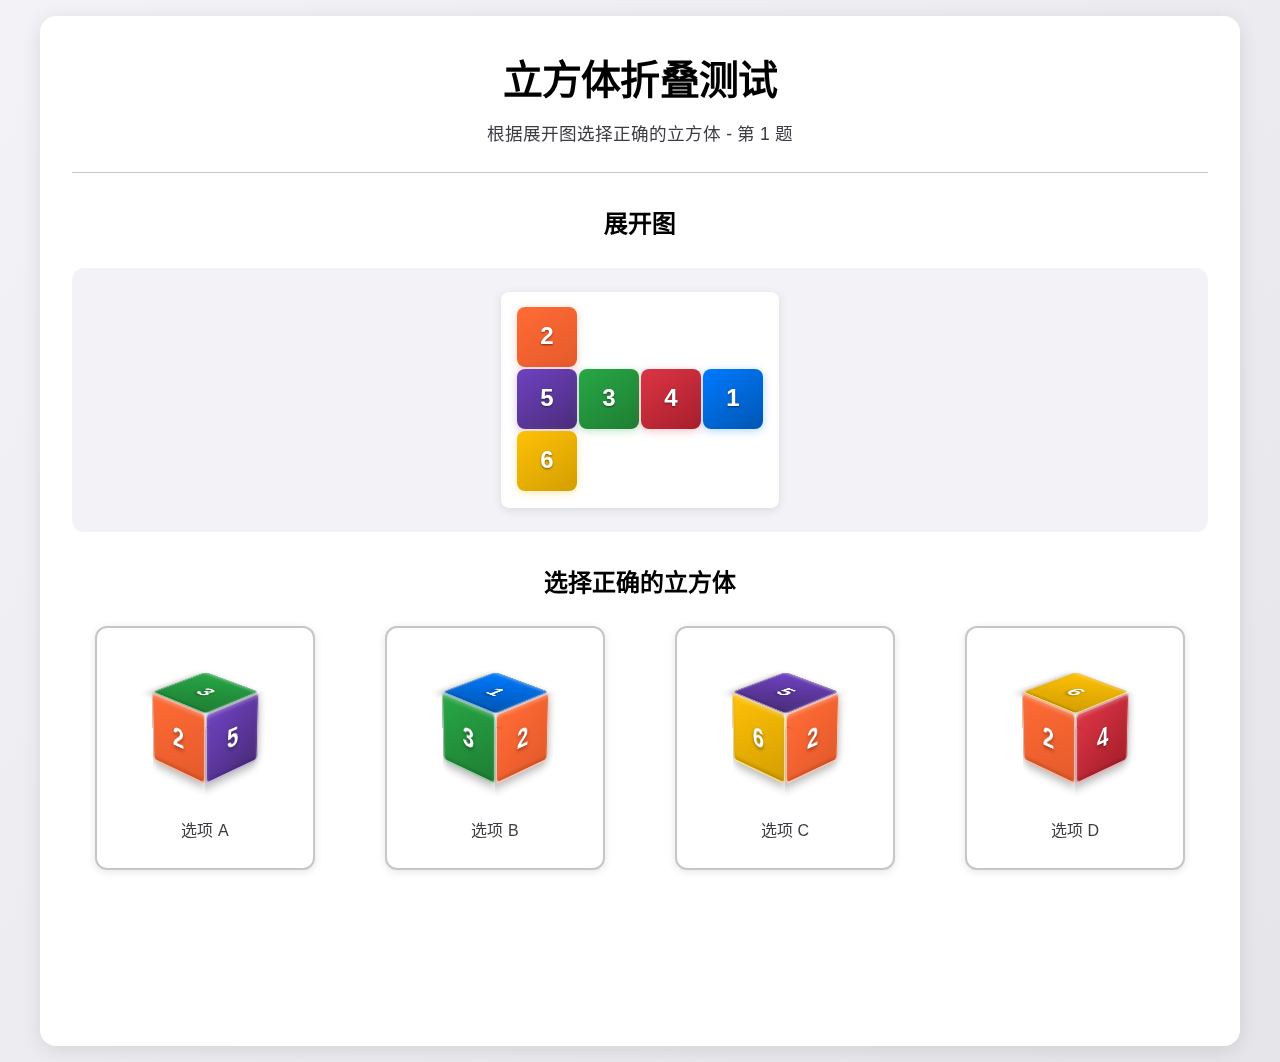
<file: index.html>
<!DOCTYPE html>
<html lang="zh-CN">
<head>
    <meta charset="UTF-8">
    <meta name="viewport" content="width=device-width, initial-scale=1.0">
    <title>立方体折叠测试游戏</title>
    <link rel="stylesheet" href="css/style.css">
</head>
<body>
    <!-- 游戏主容器 -->
    <div class="game-container">
        <!-- 游戏标题 -->
        <header class="game-header">
            <h1>立方体折叠测试</h1>
            <p>根据展开图选择正确的立方体</p>
        </header>

        <!-- 题目区域 -->
        <section class="question-section">
            <h2>展开图</h2>
            <div class="net-container" id="netContainer">
                <!-- 展开图将在这里生成 -->
            </div>
        </section>

        <!-- 选项区域 -->
        <section class="options-section">
            <h2>选择正确的立方体</h2>
            <div class="options-grid" id="optionsGrid">
                <!-- 四个立方体选项将在这里生成 -->
            </div>
        </section>

        <!-- 反馈区域 -->
        <section class="feedback-section" id="feedbackSection">
            <!-- 答案反馈将在这里显示 -->
        </section>

        <!-- 游戏控制区域 -->
        <section class="controls-section">
            <button class="next-question-btn" id="nextQuestionBtn" style="display: none;">
                下一题
            </button>
        </section>
    </div>

    <!-- JavaScript文件引入 -->
    <script src="js/adjacency.js"></script>
    <script src="js/cube.js"></script>
    <script src="js/main.js"></script>
</body>
</html>
</file>
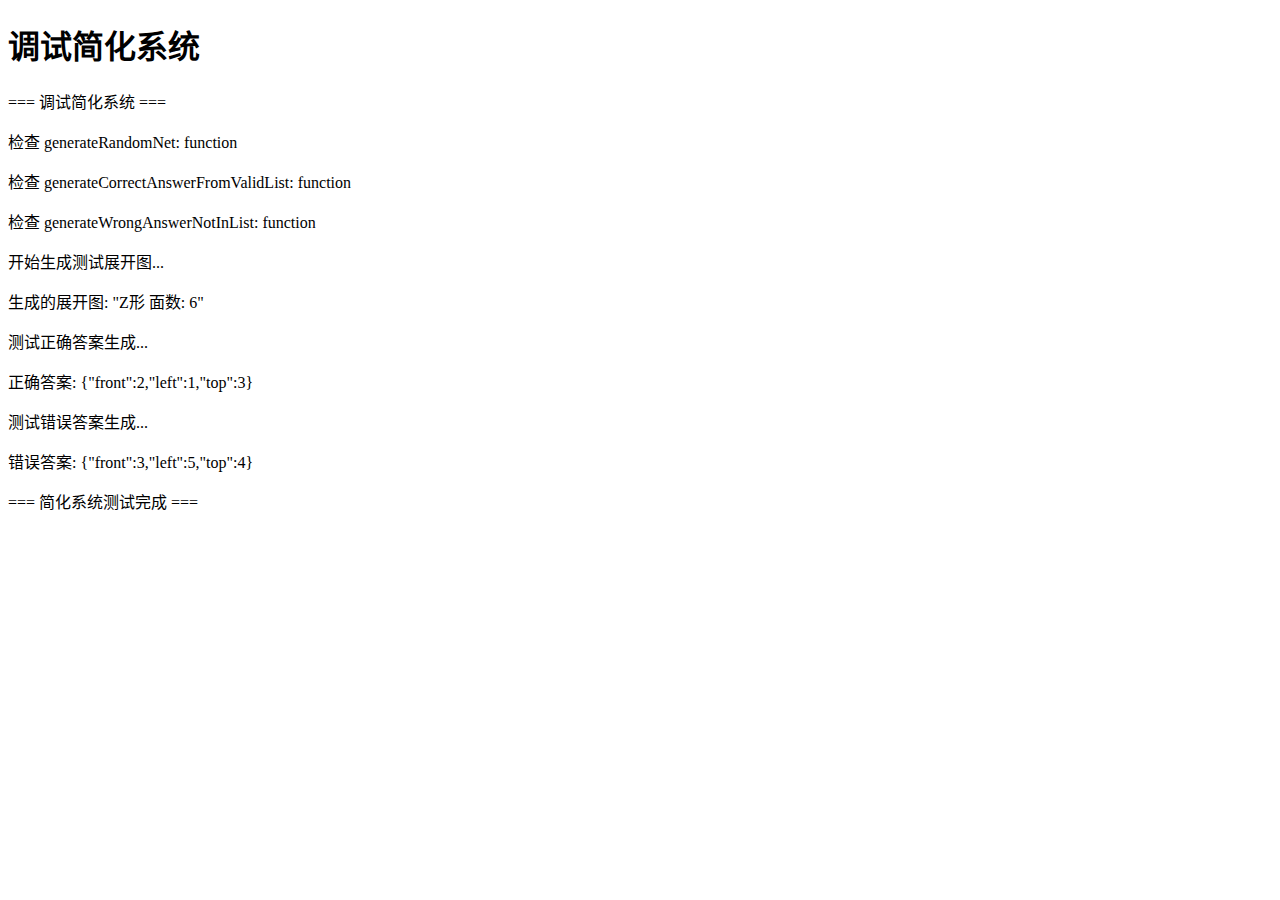
<file: debug.html>
<!DOCTYPE html>
<html lang="zh-CN">
<head>
    <meta charset="UTF-8">
    <meta name="viewport" content="width=device-width, initial-scale=1.0">
    <title>调试页面</title>
</head>
<body>
    <h1>调试简化系统</h1>
    <div id="debug-output"></div>

    <script src="js/adjacency.js"></script>
    <script src="js/cube.js"></script>
    <script>
        function debugOutput(message) {
            const output = document.getElementById('debug-output');
            output.innerHTML += '<p>' + message + '</p>';
            console.log(message);
        }

        try {
            debugOutput('=== 调试简化系统 ===');
            
            // 检查基础函数
            debugOutput('检查 generateRandomNet: ' + (typeof generateRandomNet));
            debugOutput('检查 generateCorrectAnswerFromValidList: ' + (typeof generateCorrectAnswerFromValidList));
            debugOutput('检查 generateWrongAnswerNotInList: ' + (typeof generateWrongAnswerNotInList));
            
            // 生成一个测试展开图
            debugOutput('开始生成测试展开图...');
            const testNet = generateRandomNet();
            debugOutput('生成的展开图: ' + JSON.stringify(testNet.name + ' 面数: ' + testNet.faces.length));
            
            // 测试正确答案生成
            debugOutput('测试正确答案生成...');
            const correctAnswer = generateCorrectAnswerFromValidList(testNet.faces);
            debugOutput('正确答案: ' + JSON.stringify(correctAnswer));
            
            // 测试错误答案生成
            debugOutput('测试错误答案生成...');
            const wrongAnswer = generateWrongAnswerNotInList(testNet.faces);
            debugOutput('错误答案: ' + JSON.stringify(wrongAnswer));
            
            debugOutput('=== 简化系统测试完成 ===');
            
        } catch (error) {
            debugOutput('错误: ' + error.message);
            debugOutput('错误详情: ' + error.stack);
        }
    </script>
</body>
</html>
</file>
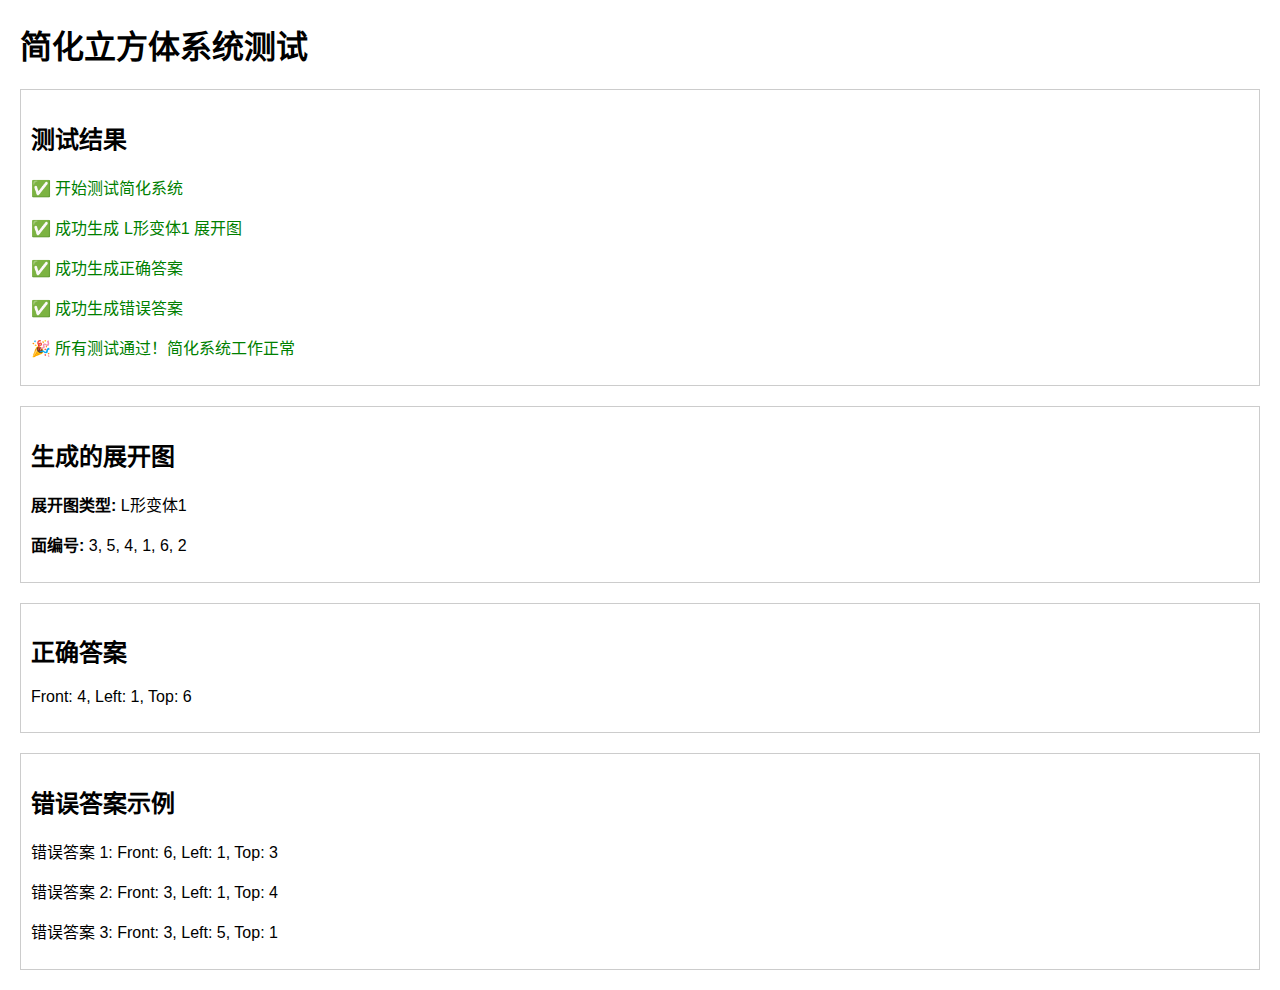
<file: simple-test.html>
<!DOCTYPE html>
<html lang="zh-CN">
<head>
    <meta charset="UTF-8">
    <meta name="viewport" content="width=device-width, initial-scale=1.0">
    <title>简化系统测试</title>
    <style>
        body { font-family: Arial, sans-serif; margin: 20px; }
        .test-section { margin: 20px 0; padding: 10px; border: 1px solid #ccc; }
        .success { color: green; }
        .error { color: red; }
    </style>
</head>
<body>
    <h1>简化立方体系统测试</h1>
    
    <div class="test-section">
        <h2>测试结果</h2>
        <div id="testResults"></div>
    </div>

    <div class="test-section">
        <h2>生成的展开图</h2>
        <div id="netDisplay"></div>
    </div>

    <div class="test-section">
        <h2>正确答案</h2>
        <div id="correctAnswer"></div>
    </div>

    <div class="test-section">
        <h2>错误答案示例</h2>
        <div id="wrongAnswers"></div>
    </div>

    <script src="js/adjacency.js"></script>
    <script src="js/cube.js"></script>
    <script>
        function addResult(message, isSuccess = true) {
            const div = document.getElementById('testResults');
            const p = document.createElement('p');
            p.className = isSuccess ? 'success' : 'error';
            p.textContent = message;
            div.appendChild(p);
        }

        try {
            addResult('✅ 开始测试简化系统');
            
            // 生成展开图
            const net = generateRandomNet();
            addResult(`✅ 成功生成 ${net.name} 展开图`);
            
            // 显示展开图信息
            const netDisplay = document.getElementById('netDisplay');
            netDisplay.innerHTML = `
                <p><strong>展开图类型:</strong> ${net.name}</p>
                <p><strong>面编号:</strong> ${net.faces.map(f => f.number).join(', ')}</p>
            `;
            
            // 测试正确答案生成
            const correctAnswer = generateCorrectAnswerFromValidList(net.faces);
            if (correctAnswer) {
                addResult('✅ 成功生成正确答案');
                document.getElementById('correctAnswer').innerHTML = `
                    <p>Front: ${correctAnswer.front}, Left: ${correctAnswer.left}, Top: ${correctAnswer.top}</p>
                `;
            } else {
                addResult('❌ 正确答案生成失败', false);
            }
            
            // 测试错误答案生成
            const wrongAnswersDiv = document.getElementById('wrongAnswers');
            for (let i = 0; i < 3; i++) {
                const wrongAnswer = generateWrongAnswerNotInList(net.faces);
                if (wrongAnswer) {
                    const p = document.createElement('p');
                    p.textContent = `错误答案 ${i+1}: Front: ${wrongAnswer.front}, Left: ${wrongAnswer.left}, Top: ${wrongAnswer.top}`;
                    wrongAnswersDiv.appendChild(p);
                } else {
                    addResult(`❌ 错误答案 ${i+1} 生成失败`, false);
                }
            }
            addResult('✅ 成功生成错误答案');
            
            addResult('🎉 所有测试通过！简化系统工作正常');
            
        } catch (error) {
            addResult(`❌ 测试失败: ${error.message}`, false);
            console.error('详细错误:', error);
        }
    </script>
</body>
</html>
</file>
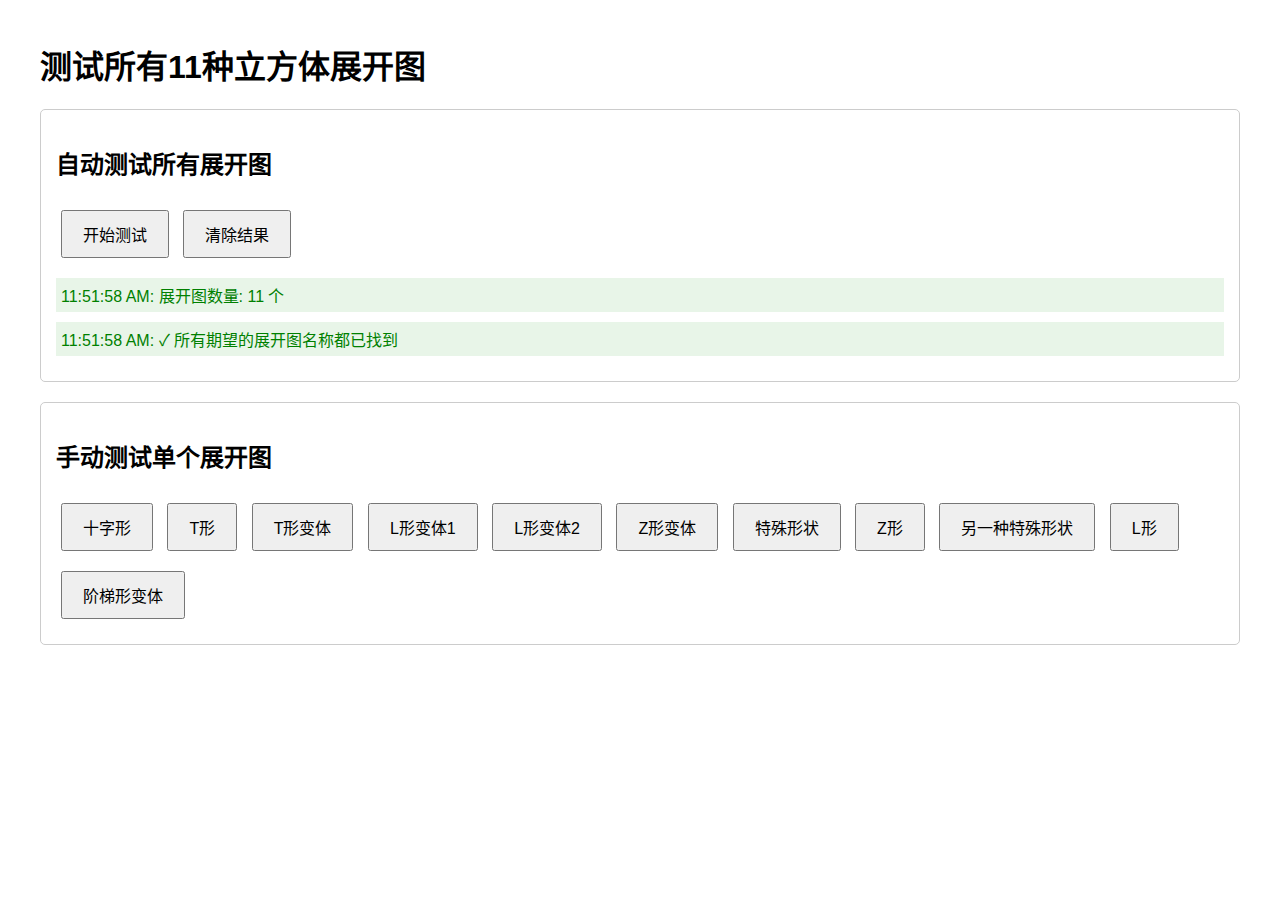
<file: test-all-nets.html>
<!DOCTYPE html>
<html lang="zh-CN">
<head>
    <meta charset="UTF-8">
    <meta name="viewport" content="width=device-width, initial-scale=1.0">
    <title>测试所有11种展开图</title>
    <style>
        body {
            font-family: Arial, sans-serif;
            max-width: 1200px;
            margin: 0 auto;
            padding: 20px;
        }
        .test-section {
            margin: 20px 0;
            padding: 15px;
            border: 1px solid #ccc;
            border-radius: 5px;
        }
        .result {
            margin: 10px 0;
            padding: 5px;
        }
        .success {
            color: green;
            background: #e8f5e8;
        }
        .error {
            color: red;
            background: #ffe8e8;
        }
        button {
            padding: 10px 20px;
            margin: 10px 5px;
            font-size: 16px;
        }
    </style>
</head>
<body>
    <h1>测试所有11种立方体展开图</h1>
    
    <div class="test-section">
        <h2>自动测试所有展开图</h2>
        <button onclick="testAllNets()">开始测试</button>
        <button onclick="clearResults()">清除结果</button>
        <div id="testResults"></div>
    </div>

    <div class="test-section">
        <h2>手动测试单个展开图</h2>
        <button onclick="testSpecificNet('十字形')">十字形</button>
        <button onclick="testSpecificNet('T形')">T形</button>
        <button onclick="testSpecificNet('T形变体')">T形变体</button>
        <button onclick="testSpecificNet('L形变体1')">L形变体1</button>
        <button onclick="testSpecificNet('L形变体2')">L形变体2</button>
        <button onclick="testSpecificNet('Z形变体')">Z形变体</button>
        <button onclick="testSpecificNet('特殊形状')">特殊形状</button>
        <button onclick="testSpecificNet('Z形')">Z形</button>
        <button onclick="testSpecificNet('另一种特殊形状')">另一种特殊形状</button>
        <button onclick="testSpecificNet('L形')">L形</button>
        <button onclick="testSpecificNet('阶梯形变体')">阶梯形变体</button>
        <div id="manualResults"></div>
    </div>

    <script src="js/adjacency.js"></script>
    <script src="js/cube.js"></script>
    
    <script>
        function addResult(containerId, message, isSuccess = true) {
            const container = document.getElementById(containerId);
            const div = document.createElement('div');
            div.className = `result ${isSuccess ? 'success' : 'error'}`;
            div.textContent = new Date().toLocaleTimeString() + ': ' + message;
            container.appendChild(div);
        }
        
        function clearResults() {
            document.getElementById('testResults').innerHTML = '';
            document.getElementById('manualResults').innerHTML = '';
        }
        
        function testSpecificNet(netType) {
            try {
                console.log(`\n=== 测试 ${netType} 展开图 ===`);
                
                // 设置邻接关系
                if (typeof setAdjacencyForNet === 'function') {
                    setAdjacencyForNet(netType);
                    addResult('manualResults', `✓ ${netType}: 邻接关系设置成功`);
                } else {
                    addResult('manualResults', `✗ ${netType}: setAdjacencyForNet 函数未找到`, false);
                    return;
                }
                
                // 查找对应的展开图模板
                const template = CUBE_NETS.find(net => net.name === netType);
                if (!template) {
                    addResult('manualResults', `✗ ${netType}: 未找到对应的展开图模板`, false);
                    return;
                }
                
                addResult('manualResults', `✓ ${netType}: 展开图模板找到 (${template.pattern.length}个面)`);
                
                // 测试生成展开图
                const faceNumbers = [1, 2, 3, 4, 5, 6];
                const net = {
                    name: template.name,
                    gridSize: template.gridSize,
                    faces: template.pattern.map((position, index) => ({
                        row: position[0],
                        col: position[1],
                        number: faceNumbers[index]
                    }))
                };
                
                // 测试邻接关系
                let adjacencyOk = true;
                for (let i = 0; i < net.faces.length; i++) {
                    for (let j = i + 1; j < net.faces.length; j++) {
                        const face1 = net.faces[i].number;
                        const face2 = net.faces[j].number;
                        try {
                            const adjacent = isAdjacent(face1, face2, net.faces);
                            // 这里只是测试函数能正常运行，不验证具体结果
                        } catch (e) {
                            adjacencyOk = false;
                            console.error(`邻接测试失败: ${face1}-${face2}`, e);
                        }
                    }
                }
                
                if (adjacencyOk) {
                    addResult('manualResults', `✓ ${netType}: 邻接关系测试通过`);
                } else {
                    addResult('manualResults', `✗ ${netType}: 邻接关系测试失败`, false);
                }
                
                // 测试顶点相遇
                if (typeof canMeetAtVertex === 'function') {
                    try {
                        const testResult = canMeetAtVertex(1, 2, 3, net.faces);
                        addResult('manualResults', `✓ ${netType}: 顶点相遇测试通过 (结果: ${testResult})`);
                    } catch (e) {
                        addResult('manualResults', `✗ ${netType}: 顶点相遇测试失败 - ${e.message}`, false);
                    }
                } else {
                    addResult('manualResults', `✗ ${netType}: canMeetAtVertex 函数未找到`, false);
                }
                
                // 测试正确答案生成
                if (typeof generateCorrectAnswerFromValidList === 'function') {
                    try {
                        const correctAnswer = generateCorrectAnswerFromValidList(net.faces);
                        if (correctAnswer) {
                            addResult('manualResults', `✓ ${netType}: 正确答案生成成功 (${correctAnswer.front}, ${correctAnswer.left}, ${correctAnswer.top})`);
                        } else {
                            addResult('manualResults', `⚠ ${netType}: 正确答案生成返回null`, false);
                        }
                    } catch (e) {
                        addResult('manualResults', `✗ ${netType}: 正确答案生成失败 - ${e.message}`, false);
                    }
                }
                
            } catch (error) {
                addResult('manualResults', `✗ ${netType}: 测试过程中发生错误 - ${error.message}`, false);
                console.error(`测试 ${netType} 时发生错误:`, error);
            }
        }
        
        function testAllNets() {
            clearResults();
            addResult('testResults', '开始自动测试所有展开图...');
            
            const allNetTypes = ['十字形', 'T形', 'T形变体', 'L形变体1', 'L形变体2', 'Z形变体', '特殊形状', 'Z形', '另一种特殊形状', 'L形', '阶梯形变体'];
            let successCount = 0;
            
            for (const netType of allNetTypes) {
                try {
                    testSpecificNet(netType);
                    successCount++;
                } catch (error) {
                    addResult('testResults', `✗ ${netType}: ${error.message}`, false);
                }
            }
            
            addResult('testResults', `测试完成: ${successCount}/${allNetTypes.length} 个展开图测试成功`);
            
            // 测试随机生成功能
            try {
                for (let i = 0; i < 10; i++) {
                    const randomNet = generateRandomNet();
                    if (!randomNet || !randomNet.faces || randomNet.faces.length !== 6) {
                        addResult('testResults', `✗ 随机生成测试失败 (第${i+1}次)`, false);
                        break;
                    }
                }
                addResult('testResults', '✓ 随机生成功能测试通过 (10次测试)');
            } catch (error) {
                addResult('testResults', `✗ 随机生成功能测试失败: ${error.message}`, false);
            }
        }
        
        // 页面加载完成后自动运行基础测试
        window.addEventListener('load', () => {
            console.log('页面加载完成，CUBE_NETS 数量:', CUBE_NETS.length);
            addResult('testResults', `展开图数量: ${CUBE_NETS.length} 个`);
            
            // 验证所有展开图名称
            const expectedNames = ['十字形', 'T形', 'T形变体', 'L形变体1', 'L形变体2', 'Z形变体', '特殊形状', 'Z形', '另一种特殊形状', 'L形', '阶梯形变体'];
            const actualNames = CUBE_NETS.map(net => net.name);
            
            let allNamesFound = true;
            for (const expectedName of expectedNames) {
                if (!actualNames.includes(expectedName)) {
                    addResult('testResults', `✗ 缺少展开图: ${expectedName}`, false);
                    allNamesFound = false;
                }
            }
            
            if (allNamesFound) {
                addResult('testResults', '✓ 所有期望的展开图名称都已找到');
            }
        });
    </script>
</body>
</html>
</file>
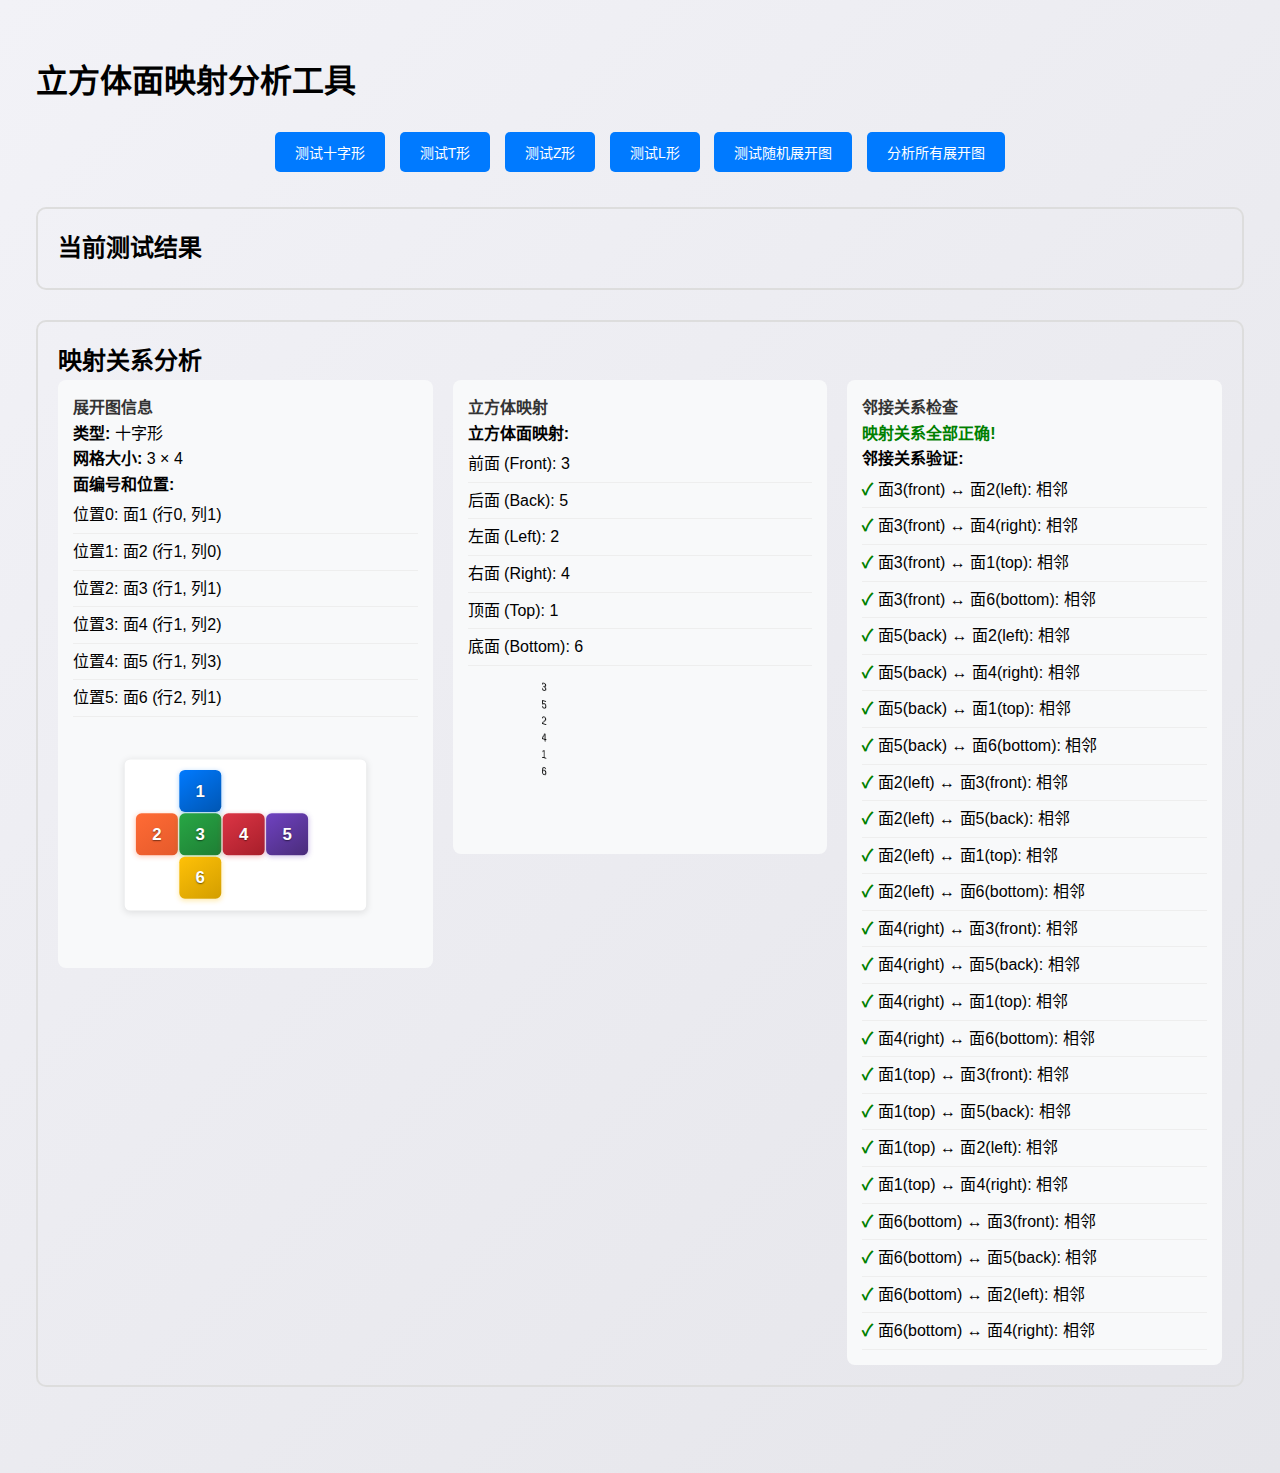
<file: test-cube-mapping.html>
<!DOCTYPE html>
<html lang="zh-CN">
<head>
    <meta charset="UTF-8">
    <meta name="viewport" content="width=device-width, initial-scale=1.0">
    <title>立方体面映射测试</title>
    <link rel="stylesheet" href="css/style.css">
    <style>
        .test-container {
            max-width: 1400px;
            margin: 20px auto;
            padding: 20px;
        }
        .test-section {
            margin: 30px 0;
            padding: 20px;
            border: 2px solid #ddd;
            border-radius: 10px;
        }
        .mapping-analysis {
            display: grid;
            grid-template-columns: 1fr 1fr 1fr;
            gap: 20px;
            align-items: start;
        }
        .net-info, .cube-info, .adjacency-info {
            padding: 15px;
            background: #f8f9fa;
            border-radius: 8px;
        }
        .net-info h4, .cube-info h4, .adjacency-info h4 {
            margin-top: 0;
            color: #333;
        }
        .face-list {
            list-style: none;
            padding: 0;
        }
        .face-list li {
            padding: 5px 0;
            border-bottom: 1px solid #eee;
        }
        .test-controls {
            margin: 20px 0;
            text-align: center;
        }
        .test-controls button {
            margin: 5px;
            padding: 10px 20px;
            font-size: 14px;
            border: none;
            border-radius: 5px;
            cursor: pointer;
            background: #007AFF;
            color: white;
        }
        .test-controls button:hover {
            background: #0056b3;
        }
        .error {
            color: red;
            font-weight: bold;
        }
        .success {
            color: green;
            font-weight: bold;
        }
        .preview-small {
            transform: scale(0.7);
            margin: 10px 0;
        }
    </style>
</head>
<body>
    <div class="test-container">
        <h1>立方体面映射分析工具</h1>
        
        <div class="test-controls">
            <button onclick="testSpecificNet('十字形')">测试十字形</button>
            <button onclick="testSpecificNet('T形')">测试T形</button>
            <button onclick="testSpecificNet('Z形')">测试Z形</button>
            <button onclick="testSpecificNet('L形')">测试L形</button>
            <button onclick="testRandomNet()">测试随机展开图</button>
            <button onclick="analyzeAllNets()">分析所有展开图</button>
        </div>

        <div class="test-section" id="currentTest">
            <h2>当前测试结果</h2>
            <div id="testResults"></div>
        </div>
        
        <div class="test-section" id="mappingAnalysis">
            <h2>映射关系分析</h2>
            <div class="mapping-analysis">
                <div class="net-info">
                    <h4>展开图信息</h4>
                    <div id="netInfo"></div>
                    <div id="netPreview"></div>
                </div>
                <div class="cube-info">
                    <h4>立方体映射</h4>
                    <div id="cubeInfo"></div>
                    <div id="cubePreview"></div>
                </div>
                <div class="adjacency-info">
                    <h4>邻接关系检查</h4>
                    <div id="adjacencyInfo"></div>
                </div>
            </div>
        </div>
    </div>

    <script src="js/adjacency.js"></script>
    <script src="js/cube.js"></script>
    
    <script>
        // 当前测试的展开图
        let currentNet = null;
        
        function testSpecificNet(netType) {
            console.log(`\n=== 测试 ${netType} 展开图映射 ===`);
            
            // 找到对应的展开图模板
            const template = CUBE_NETS.find(net => net.name === netType);
            if (!template) {
                showError(`未找到 ${netType} 展开图模板`);
                return;
            }
            
            // 设置邻接关系
            if (typeof setAdjacencyForNet === 'function') {
                setAdjacencyForNet(netType);
            }
            
            // 创建测试展开图（使用固定的面编号便于分析）
            const testFaces = [1, 2, 3, 4, 5, 6];
            currentNet = {
                name: template.name,
                gridSize: template.gridSize,
                faces: template.pattern.map((position, index) => ({
                    row: position[0],
                    col: position[1],
                    number: testFaces[index],
                    position: index  // 添加位置索引
                }))
            };
            
            // 分析映射关系
            analyzeMapping(currentNet);
        }
        
        function testRandomNet() {
            try {
                currentNet = generateRandomNet();
                if (currentNet) {
                    analyzeMapping(currentNet);
                } else {
                    showError('随机展开图生成失败');
                }
            } catch (error) {
                showError('生成随机展开图时发生错误: ' + error.message);
            }
        }
        
        function analyzeMapping(net) {
            console.log('分析展开图:', net);
            
            // 显示展开图信息
            displayNetInfo(net);
            
            // 计算立方体映射
            const mapping = calculateCubeFaceMapping(net);
            displayCubeMapping(net, mapping);
            
            // 检查邻接关系
            checkAdjacencyMapping(net, mapping);
            
            // 渲染预览
            renderNetPreview(net);
            renderCubePreview(net, mapping);
        }
        
        function displayNetInfo(net) {
            const netInfo = document.getElementById('netInfo');
            let html = `
                <p><strong>类型:</strong> ${net.name}</p>
                <p><strong>网格大小:</strong> ${net.gridSize[0]} × ${net.gridSize[1]}</p>
                <p><strong>面编号和位置:</strong></p>
                <ul class="face-list">
            `;
            
            net.faces.forEach((face, index) => {
                html += `<li>位置${index}: 面${face.number} (行${face.row}, 列${face.col})</li>`;
            });
            
            html += '</ul>';
            netInfo.innerHTML = html;
        }
        
        function displayCubeMapping(net, mapping) {
            const cubeInfo = document.getElementById('cubeInfo');
            let html = `
                <p><strong>立方体面映射:</strong></p>
                <ul class="face-list">
                    <li>前面 (Front): ${mapping.front}</li>
                    <li>后面 (Back): ${mapping.back}</li>
                    <li>左面 (Left): ${mapping.left}</li>
                    <li>右面 (Right): ${mapping.right}</li>
                    <li>顶面 (Top): ${mapping.top}</li>
                    <li>底面 (Bottom): ${mapping.bottom}</li>
                </ul>
            `;
            cubeInfo.innerHTML = html;
        }
        
        function checkAdjacencyMapping(net, mapping) {
            const adjacencyInfo = document.getElementById('adjacencyInfo');
            let html = '<p><strong>邻接关系验证:</strong></p><ul class="face-list">';
            
            // 定义立方体标准邻接关系
            const cubeAdjacency = {
                front: ['left', 'right', 'top', 'bottom'],
                back: ['left', 'right', 'top', 'bottom'],
                left: ['front', 'back', 'top', 'bottom'],
                right: ['front', 'back', 'top', 'bottom'],
                top: ['front', 'back', 'left', 'right'],
                bottom: ['front', 'back', 'left', 'right']
            };
            
            let errorCount = 0;
            
            // 检查每对面的邻接关系
            for (const [position1, face1] of Object.entries(mapping)) {
                const adjacentPositions = cubeAdjacency[position1];
                for (const position2 of adjacentPositions) {
                    const face2 = mapping[position2];
                    const shouldBeAdjacent = true;
                    
                    // 使用展开图的邻接关系检查
                    const actuallyAdjacent = isAdjacent(face1, face2, net.faces);
                    
                    const status = actuallyAdjacent === shouldBeAdjacent ? 
                        '<span class="success">✓</span>' : 
                        '<span class="error">✗</span>';
                    
                    if (actuallyAdjacent !== shouldBeAdjacent) {
                        errorCount++;
                    }
                    
                    html += `<li>${status} 面${face1}(${position1}) ↔ 面${face2}(${position2}): ${actuallyAdjacent ? '相邻' : '不相邻'}</li>`;
                }
            }
            
            html += '</ul>';
            
            if (errorCount > 0) {
                html = `<p class="error">发现 ${errorCount} 个映射错误!</p>` + html;
            } else {
                html = `<p class="success">映射关系全部正确!</p>` + html;
            }
            
            adjacencyInfo.innerHTML = html;
        }
        
        function renderNetPreview(net) {
            const container = document.getElementById('netPreview');
            container.innerHTML = '<div id="miniNetContainer" class="preview-small"></div>';
            renderNet(net, 'miniNetContainer');
        }
        
        function renderCubePreview(net, mapping) {
            const container = document.getElementById('cubePreview');
            container.innerHTML = `
                <div class="preview-cube-3d preview-small">
                    <div class="preview-cube-container" style="transform: rotateX(-20deg) rotateY(-35deg);">
                        <div class="preview-cube-face preview-front" data-face="${mapping.front}">${mapping.front}</div>
                        <div class="preview-cube-face preview-back" data-face="${mapping.back}">${mapping.back}</div>
                        <div class="preview-cube-face preview-left" data-face="${mapping.left}">${mapping.left}</div>
                        <div class="preview-cube-face preview-right" data-face="${mapping.right}">${mapping.right}</div>
                        <div class="preview-cube-face preview-top" data-face="${mapping.top}">${mapping.top}</div>
                        <div class="preview-cube-face preview-bottom" data-face="${mapping.bottom}">${mapping.bottom}</div>
                    </div>
                </div>
            `;
        }
        
        function calculateCubeFaceMapping(net) {
            // 使用主文件中的映射函数
            if (net.name === '十字形') {
                return mapCrossCubeFaces(net.faces);
            } else if (net.name.includes('T形')) {
                return mapTCubeFaces(net.faces);
            } else if (net.name.includes('L形')) {
                return mapLCubeFaces(net.faces);
            } else if (net.name.includes('Z形')) {
                return mapZCubeFaces(net.faces);
            } else {
                return mapGenericCubeFaces(net.faces);
            }
        }
        
        // 从主文件复制映射函数
        function mapCrossCubeFaces(faces) {
            return {
                front: faces[2].number,  // 中心
                back: faces[4].number,   // 最右
                left: faces[1].number,   // 左
                right: faces[3].number,  // 右
                top: faces[0].number,    // 上
                bottom: faces[5].number  // 下
            };
        }
        
        function mapTCubeFaces(faces) {
            return {
                front: faces[2].number,  // 中心
                back: faces[5].number,   // 下
                left: faces[1].number,   // 左中
                right: faces[3].number,  // 右中
                top: faces[0].number,    // 上
                bottom: faces[4].number  // 最右中
            };
        }
        
        function mapLCubeFaces(faces) {
            return {
                front: faces[2].number,
                back: faces[5].number,
                left: faces[1].number,
                right: faces[3].number,
                top: faces[0].number,
                bottom: faces[4].number
            };
        }
        
        function mapZCubeFaces(faces) {
            return {
                front: faces[2].number,
                back: faces[5].number,
                left: faces[1].number,
                right: faces[3].number,
                top: faces[0].number,
                bottom: faces[4].number
            };
        }
        
        function mapGenericCubeFaces(faces) {
            return {
                front: faces[0].number,
                back: faces[1].number,
                left: faces[2].number,
                right: faces[3].number,
                top: faces[4].number,
                bottom: faces[5].number
            };
        }
        
        function showError(message) {
            const results = document.getElementById('testResults');
            results.innerHTML = `<p class="error">错误: ${message}</p>`;
        }
        
        function analyzeAllNets() {
            const netTypes = ['十字形', 'T形', 'Z形', 'L形'];
            let results = '<h3>所有展开图映射分析</h3>';
            
            for (const netType of netTypes) {
                results += `<h4>${netType}:</h4>`;
                // 这里可以添加批量分析逻辑
                results += '<p>点击对应按钮进行详细分析</p>';
            }
            
            document.getElementById('testResults').innerHTML = results;
        }
        
        // 页面加载时自动测试十字形
        window.addEventListener('load', () => {
            testSpecificNet('十字形');
        });
    </script>
</body>
</html>
</file>
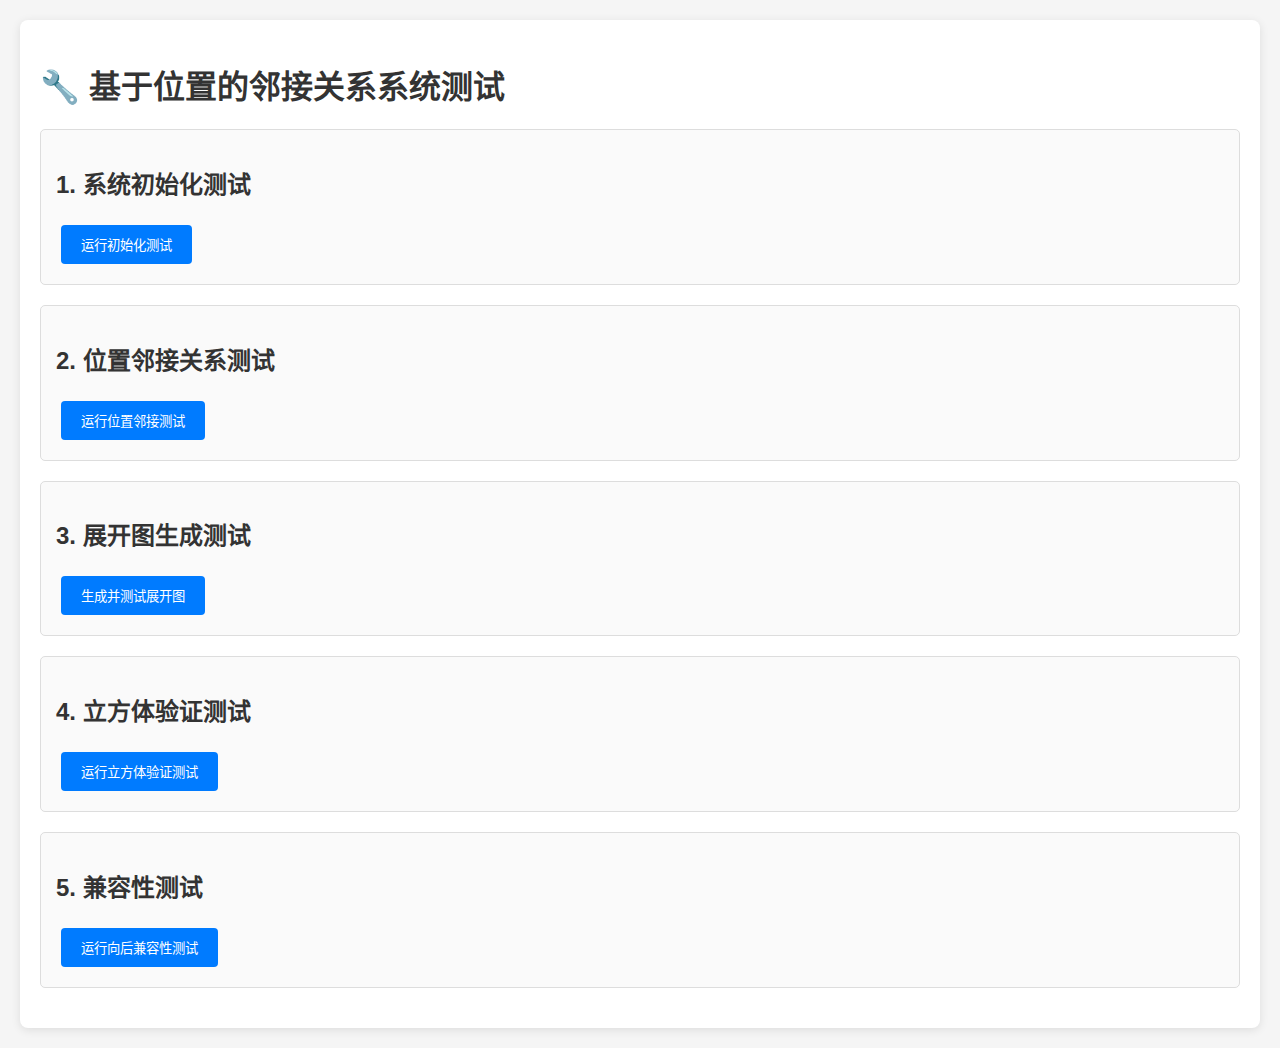
<file: test-position-adjacency.html>
<!DOCTYPE html>
<html lang="zh-CN">
<head>
    <meta charset="UTF-8">
    <meta name="viewport" content="width=device-width, initial-scale=1.0">
    <title>基于位置的邻接关系系统测试</title>
    <style>
        body { 
            font-family: Arial, sans-serif; 
            margin: 20px; 
            background-color: #f5f5f5; 
        }
        .container { 
            max-width: 1200px; 
            margin: 0 auto; 
            background: white; 
            padding: 20px; 
            border-radius: 8px; 
            box-shadow: 0 2px 10px rgba(0,0,0,0.1); 
        }
        h1, h2 { color: #333; }
        .test-section {
            margin: 20px 0;
            padding: 15px;
            border: 1px solid #ddd;
            border-radius: 5px;
            background-color: #fafafa;
        }
        .success { color: #28a745; }
        .error { color: #dc3545; }
        .warning { color: #ffc107; }
        pre {
            background: #f8f9fa;
            padding: 10px;
            border-radius: 4px;
            overflow-x: auto;
            white-space: pre-wrap;
        }
        button {
            background: #007bff;
            color: white;
            border: none;
            padding: 10px 20px;
            border-radius: 4px;
            cursor: pointer;
            margin: 5px;
        }
        button:hover { background: #0056b3; }
        .grid {
            display: grid;
            grid-template-columns: repeat(4, 40px);
            gap: 2px;
            margin: 10px 0;
        }
        .cell {
            width: 40px;
            height: 40px;
            border: 1px solid #333;
            display: flex;
            align-items: center;
            justify-content: center;
            font-weight: bold;
        }
        .face { background-color: #e3f2fd; }
        .empty { background-color: #fafafa; }
    </style>
</head>
<body>
    <div class="container">
        <h1>🔧 基于位置的邻接关系系统测试</h1>
        
        <div class="test-section">
            <h2>1. 系统初始化测试</h2>
            <button onclick="testSystemInitialization()">运行初始化测试</button>
            <div id="initResults"></div>
        </div>

        <div class="test-section">
            <h2>2. 位置邻接关系测试</h2>
            <button onclick="testPositionAdjacency()">运行位置邻接测试</button>
            <div id="positionResults"></div>
        </div>

        <div class="test-section">
            <h2>3. 展开图生成测试</h2>
            <button onclick="testNetGeneration()">生成并测试展开图</button>
            <div id="netDisplay"></div>
            <div id="netResults"></div>
        </div>

        <div class="test-section">
            <h2>4. 立方体验证测试</h2>
            <button onclick="testCubeValidation()">运行立方体验证测试</button>
            <div id="cubeResults"></div>
        </div>

        <div class="test-section">
            <h2>5. 兼容性测试</h2>
            <button onclick="testBackwardsCompatibility()">运行向后兼容性测试</button>
            <div id="compatibilityResults"></div>
        </div>
    </div>

    <script src="js/adjacency.js"></script>
    <script src="js/cube.js"></script>
    <script>
        let testResults = {
            passed: 0,
            failed: 0,
            total: 0
        };

        function logTest(name, passed, details = '') {
            testResults.total++;
            if (passed) {
                testResults.passed++;
                console.log(`✅ ${name}: ${details}`);
                return `<div class="success">✅ ${name}: ${details}</div>`;
            } else {
                testResults.failed++;
                console.log(`❌ ${name}: ${details}`);
                return `<div class="error">❌ ${name}: ${details}</div>`;
            }
        }

        function testSystemInitialization() {
            const results = document.getElementById('initResults');
            let html = '<h3>系统初始化测试结果:</h3>';
            
            // 测试函数是否存在
            html += logTest('adjacency.js 加载', typeof setAdjacencyForNet === 'function', '基础函数可用');
            html += logTest('cube.js 加载', typeof generateRandomNet === 'function', '立方体函数可用');
            html += logTest('位置邻接函数', typeof isPositionAdjacent === 'function', '新的位置基础函数可用');
            html += logTest('向后兼容函数', typeof isAdjacent === 'function', '兼容性函数可用');
            
            // 测试邻接关系表
            const netTypes = ['十字形', 'T形', 'Z形', 'L形'];
            for (const netType of netTypes) {
                try {
                    setAdjacencyForNet(netType);
                    const adjacency = getCurrentAdjacency();
                    const hasValidStructure = adjacency && Object.keys(adjacency).length === 6;
                    html += logTest(`${netType} 邻接关系`, hasValidStructure, 
                        hasValidStructure ? '结构正确' : '结构异常');
                } catch (error) {
                    html += logTest(`${netType} 邻接关系`, false, error.message);
                }
            }
            
            results.innerHTML = html;
        }

        function testPositionAdjacency() {
            const results = document.getElementById('positionResults');
            let html = '<h3>位置邻接关系测试结果:</h3>';
            
            // 为每种展开图测试位置邻接关系
            const netTypes = ['十字形', 'T形', 'Z形', 'L形'];
            
            for (const netType of netTypes) {
                setAdjacencyForNet(netType);
                html += `<h4>${netType} 展开图测试:</h4>`;
                
                // 测试对称性
                let symmetryPassed = true;
                for (let pos1 = 0; pos1 <= 5; pos1++) {
                    for (let pos2 = 0; pos2 <= 5; pos2++) {
                        if (isPositionAdjacent(pos1, pos2) !== isPositionAdjacent(pos2, pos1)) {
                            symmetryPassed = false;
                            break;
                        }
                    }
                    if (!symmetryPassed) break;
                }
                html += logTest(`${netType} 对称性`, symmetryPassed, '邻接关系双向一致');
                
                // 测试每个位置的邻接数量
                let countPassed = true;
                for (let pos = 0; pos <= 5; pos++) {
                    const adjacent = getAdjacentPositions(pos);
                    if (adjacent.length !== 4) {
                        countPassed = false;
                        break;
                    }
                }
                html += logTest(`${netType} 邻接数量`, countPassed, '每个位置都有4个邻接位置');
            }
            
            results.innerHTML = html;
        }

        function displayNet(net) {
            const maxRow = Math.max(...net.faces.map(f => f.row));
            const maxCol = Math.max(...net.faces.map(f => f.col));
            
            let html = `<h4>${net.name} 展开图:</h4>`;
            html += '<div style="font-family: monospace; margin: 10px 0;">';
            
            for (let row = 0; row <= maxRow; row++) {
                for (let col = 0; col <= maxCol; col++) {
                    const face = net.faces.find(f => f.row === row && f.col === col);
                    if (face) {
                        html += `[${face.number}] `;
                    } else {
                        html += '   ';
                    }
                }
                html += '<br>';
            }
            html += '</div>';
            
            // 显示面的位置映射
            html += '<p>位置索引映射: ';
            net.faces.forEach((face, index) => {
                html += `位置${index}→数字${face.number} `;
            });
            html += '</p>';
            
            return html;
        }

        function testNetGeneration() {
            const netDisplay = document.getElementById('netDisplay');
            const results = document.getElementById('netResults');
            let html = '<h3>展开图生成测试结果:</h3>';
            
            try {
                // 生成一个随机展开图
                const net = generateRandomNet();
                
                // 显示展开图
                netDisplay.innerHTML = displayNet(net);
                
                // 测试展开图的基本属性
                html += logTest('展开图生成', net !== null, '成功生成展开图');
                html += logTest('面数正确', net.faces && net.faces.length === 6, '包含6个面');
                html += logTest('数字唯一', new Set(net.faces.map(f => f.number)).size === 6, '数字1-6各出现一次');
                
                // 测试邻接关系是否正确设置
                const currentType = getCurrentNetType();
                html += logTest('邻接关系设置', currentType === net.name, `当前类型: ${currentType}`);
                
                // 测试基于位置的邻接关系
                let adjacencyWorks = true;
                try {
                    for (let i = 0; i < 6; i++) {
                        for (let j = i + 1; j < 6; j++) {
                            const isAdj = isPositionAdjacent(i, j);
                            // 只要不抛错误就算成功
                        }
                    }
                } catch (error) {
                    adjacencyWorks = false;
                }
                html += logTest('位置邻接查询', adjacencyWorks, '位置邻接关系可正常查询');
                
            } catch (error) {
                html += logTest('展开图生成', false, error.message);
            }
            
            results.innerHTML = html;
        }

        function testCubeValidation() {
            const results = document.getElementById('cubeResults');
            let html = '<h3>立方体验证测试结果:</h3>';
            
            try {
                // 生成展开图
                const net = generateRandomNet();
                
                // 测试正确立方体生成
                const correctCube = generateCorrectCube(net);
                html += logTest('正确立方体生成', correctCube !== null, 
                    `前面:${correctCube.front}, 左面:${correctCube.left}, 上面:${correctCube.top}`);
                
                // 测试立方体验证函数
                const isValid = isValidCubeFaces(correctCube, net);
                html += logTest('立方体验证', isValid, '生成的立方体通过验证');
                
                // 测试一些无效组合
                const invalidCube1 = {front: 1, left: 1, top: 2}; // 重复面
                const invalid1 = isValidCubeFaces(invalidCube1, net);
                html += logTest('重复面检测', !invalid1, '正确拒绝重复面');
                
                // 测试多次生成的一致性
                let consistencyPassed = true;
                for (let i = 0; i < 5; i++) {
                    const testNet = generateRandomNet();
                    const testCube = generateCorrectCube(testNet);
                    if (!isValidCubeFaces(testCube, testNet)) {
                        consistencyPassed = false;
                        break;
                    }
                }
                html += logTest('生成一致性', consistencyPassed, '多次生成都能通过验证');
                
            } catch (error) {
                html += logTest('立方体验证测试', false, error.message);
            }
            
            results.innerHTML = html;
        }

        function testBackwardsCompatibility() {
            const results = document.getElementById('compatibilityResults');
            let html = '<h3>向后兼容性测试结果:</h3>';
            
            try {
                // 生成展开图
                const net = generateRandomNet();
                
                // 测试旧版isAdjacent函数
                const face1 = net.faces[0].number;
                const face2 = net.faces[1].number;
                
                // 使用新的基于位置的方法
                const newResult = isAdjacent(face1, face2, net.faces);
                html += logTest('新版isAdjacent', typeof newResult === 'boolean', '函数正常返回布尔值');
                
                // 使用传统的基于数字的方法
                const oldResult = isAdjacentByNumber(face1, face2);
                html += logTest('传统isAdjacentByNumber', typeof oldResult === 'boolean', '兼容性函数正常工作');
                
                // 测试getAdjacentFaces函数
                const adjacentFaces = getAdjacentFaces(face1, net.faces);
                html += logTest('getAdjacentFaces', Array.isArray(adjacentFaces), `返回${adjacentFaces.length}个邻接面`);
                
                // 测试canMeetAtVertex函数
                const canMeet = canMeetAtVertex(1, 2, 3, net.faces);
                html += logTest('canMeetAtVertex', typeof canMeet === 'boolean', '顶点相遇检测正常');
                
            } catch (error) {
                html += logTest('向后兼容性测试', false, error.message);
            }
            
            results.innerHTML = html;
        }

        // 页面加载完成后运行基础测试
        window.addEventListener('load', () => {
            console.log('🚀 基于位置的邻接关系系统测试页面已加载');
        });
    </script>
</body>
</html>
</file>
<file: css/style.css>
/**
 * 立方体折叠测试游戏样式表
 * 现代简洁设计风格，支持3D立方体显示
 */

/* ===== 基础重置 ===== */
* {
    margin: 0;
    padding: 0;
    box-sizing: border-box;
}

/* ===== 设计系统变量 ===== */
:root {
    /* 主题色彩配置 */
    --primary-blue: #007AFF;
    --secondary-blue: #5AC8FA;
    --success-green: #34C759;
    --warning-orange: #FF9500;
    --error-red: #FF3B30;
    --background-light: #F2F2F7;
    --background-white: #FFFFFF;
    --text-primary: #000000;
    --text-secondary: #3C3C43;
    --text-tertiary: #8E8E93;
    --border-light: #C6C6C8;
    --shadow-light: rgba(0, 0, 0, 0.1);
    --shadow-medium: rgba(0, 0, 0, 0.2);
    
    /* 字体系统 */
    --font-system: -apple-system, BlinkMacSystemFont, 'Segoe UI', Roboto, Helvetica, Arial, sans-serif;
    
    /* 间距系统 */
    --spacing-xs: 4px;
    --spacing-sm: 8px;
    --spacing-md: 16px;
    --spacing-lg: 24px;
    --spacing-xl: 32px;
    
    /* 圆角系统 */
    --radius-sm: 8px;
    --radius-md: 12px;
    --radius-lg: 16px;
    
    /* 过渡动画 */
    --transition-fast: 0.2s ease;
    --transition-medium: 0.3s ease;
    --transition-slow: 0.5s ease;
}

/* ===== 基础样式 ===== */
body {
    font-family: var(--font-system);
    background: linear-gradient(135deg, var(--background-light) 0%, #E5E5EA 100%);
    color: var(--text-primary);
    line-height: 1.6;
    min-height: 100vh;
    padding: var(--spacing-md);
}

/* ===== 游戏主容器 ===== */
.game-container {
    max-width: 1200px;
    margin: 0 auto;
    background: var(--background-white);
    border-radius: var(--radius-lg);
    box-shadow: 0 4px 20px var(--shadow-light);
    padding: var(--spacing-xl);
    backdrop-filter: blur(10px);
}

/* ===== 游戏标题区域 ===== */
.game-header {
    text-align: center;
    margin-bottom: var(--spacing-xl);
    padding-bottom: var(--spacing-lg);
    border-bottom: 1px solid var(--border-light);
}

.game-header h1 {
    font-size: 2.5em;
    font-weight: 700;
    color: var(--text-primary);
    margin-bottom: var(--spacing-sm);
    letter-spacing: -0.02em;
}

.game-header p {
    font-size: 1.1em;
    color: var(--text-secondary);
    font-weight: 400;
}

/* ===== 题目区域 ===== */
.question-section {
    margin-bottom: var(--spacing-xl);
}

.question-section h2 {
    font-size: 1.5em;
    font-weight: 600;
    color: var(--text-primary);
    margin-bottom: var(--spacing-lg);
    text-align: center;
}

/* ===== 展开图容器 ===== */
.net-container {
    display: flex;
    justify-content: center;
    align-items: center;
    padding: var(--spacing-lg);
    background: var(--background-light);
    border-radius: var(--radius-md);
    margin-bottom: var(--spacing-lg);
}

.net-grid {
    display: grid;
    gap: 2px;
    padding: var(--spacing-md);
    background: var(--background-white);
    border-radius: var(--radius-sm);
    box-shadow: 0 2px 10px var(--shadow-light);
}

/* ===== 展开图单元格 ===== */
.net-cell {
    width: 60px;
    height: 60px;
    display: flex;
    align-items: center;
    justify-content: center;
    font-size: 1.5em;
    font-weight: 600;
    border-radius: var(--radius-sm);
    transition: var(--transition-fast);
}

.net-cell.empty {
    background: transparent;
}

.net-cell.filled {
    color: white;
    box-shadow: 0 2px 8px rgba(0, 0, 0, 0.2);
    transform: translateY(-1px);
    font-weight: 700;
    text-shadow: 0 1px 2px rgba(0,0,0,0.5);
}

/* 展开图面的颜色 - 与立方体保持一致 */
.net-cell.face-1 {
    background: linear-gradient(145deg, #007AFF 0%, #0056b3 100%); /* 蓝色 - 面1 */
    box-shadow: 0 2px 8px rgba(0, 122, 255, 0.3);
}

.net-cell.face-2 {
    background: linear-gradient(145deg, #FF6B35 0%, #e55a2b 100%); /* 橙色 - 面2 */
    box-shadow: 0 2px 8px rgba(255, 107, 53, 0.3);
}

.net-cell.face-3 {
    background: linear-gradient(145deg, #28a745 0%, #1e7e34 100%); /* 绿色 - 面3 */
    box-shadow: 0 2px 8px rgba(40, 167, 69, 0.3);
}

.net-cell.face-4 {
    background: linear-gradient(145deg, #DC3545 0%, #a71e2a 100%); /* 红色 - 面4 */
    box-shadow: 0 2px 8px rgba(220, 53, 69, 0.3);
}

.net-cell.face-5 {
    background: linear-gradient(145deg, #6F42C1 0%, #4a2c7a 100%); /* 紫色 - 面5 */
    box-shadow: 0 2px 8px rgba(111, 66, 193, 0.3);
}

.net-cell.face-6 {
    background: linear-gradient(145deg, #FFC107 0%, #d39e00 100%); /* 黄色 - 面6 */
    box-shadow: 0 2px 8px rgba(255, 193, 7, 0.3);
}

.net-cell.filled:hover {
    transform: translateY(-2px);
    box-shadow: 0 4px 12px rgba(0, 122, 255, 0.4);
}

/* ===== 选项区域 ===== */
.options-section {
    margin-bottom: var(--spacing-xl);
}

.options-section h2 {
    font-size: 1.5em;
    font-weight: 600;
    color: var(--text-primary);
    margin-bottom: var(--spacing-lg);
    text-align: center;
}

/* ===== 选项网格 ===== */
.options-grid {
    display: grid;
    grid-template-columns: repeat(auto-fit, minmax(200px, 1fr));
    gap: var(--spacing-lg);
    justify-items: center;
}

/* ===== 立方体选项 ===== */
.cube-option {
    background: var(--background-white);
    border: 2px solid var(--border-light);
    border-radius: var(--radius-md);
    padding: var(--spacing-lg);
    cursor: pointer;
    transition: var(--transition-medium);
    position: relative;
    width: 100%;
    max-width: 220px;
    box-shadow: 0 2px 8px var(--shadow-light);
}

.cube-option:hover {
    transform: translateY(-4px);
    box-shadow: 0 8px 25px var(--shadow-medium);
    border-color: var(--primary-blue);
}

.cube-option.selected {
    border-color: var(--primary-blue);
    background: rgba(0, 122, 255, 0.05);
}

.cube-option.correct {
    border-color: var(--success-green);
    background: rgba(52, 199, 89, 0.1);
    animation: correctPulse 1s ease-out;
}

.cube-option.wrong {
    border-color: var(--error-red);
    background: rgba(255, 59, 48, 0.1);
    animation: wrongShake 0.5s ease-out;
}

/* ===== 3D立方体样式 ===== */
.cube-3d {
    perspective: 1000px;
    display: flex;
    justify-content: center;
    align-items: center;
    margin-bottom: var(--spacing-md);
    height: 150px;
    position: relative;
    transform-style: preserve-3d;
}

.cube-container {
    position: relative;
    width: 75px;
    height: 75px;
    transform-style: preserve-3d;
    transform: rotateX(-25deg) rotateY(-45deg);
    transition: transform 0.3s ease;
}

.cube-container:hover {
    transform: rotateX(-22deg) rotateY(-40deg);
}

.cube-face {
    width: 75px;
    height: 75px;
    display: flex;
    align-items: center;
    justify-content: center;
    font-size: 1.8em;
    font-weight: 800;
    border-radius: 6px;
    position: absolute;
    border: 2px solid rgba(255,255,255,0.4);
    color: white;
    text-shadow: 0 2px 4px rgba(0,0,0,0.4);
    transition: var(--transition-fast);
    box-shadow: 
        inset 0 2px 4px rgba(255,255,255,0.3), 
        inset 0 -2px 4px rgba(0,0,0,0.2),
        0 4px 12px rgba(0,0,0,0.3);
}

/* 3D立方体面的位置变换 - 确保正确显示前左上三个面 */
.cube-face.front {
    transform: translateZ(37.5px);
    z-index: 3;
    border-color: rgba(255,255,255,0.5);
}

.cube-face.left {
    transform: rotateY(90deg) translateZ(37.5px);
    z-index: 2;
    border-color: rgba(255,255,255,0.6);
    font-size: 1.8em;
}

.cube-face.top {
    transform: rotateX(90deg) translateZ(37.5px);
    z-index: 1;
    border-color: rgba(255,255,255,0.4);
    font-size: 1.6em;
}

.cube-face.right {
    transform: rotateY(-90deg) translateZ(37.5px);
    z-index: 1;
    border-color: rgba(255,255,255,0.4);
}

.cube-face.bottom {
    transform: rotateX(-90deg) translateZ(37.5px);
    z-index: 1;
    border-color: rgba(255,255,255,0.3);
}

.cube-face.back {
    transform: rotateY(180deg) translateZ(37.5px);
    z-index: 0;
    border-color: rgba(255,255,255,0.2);
}

/* 立方体面的颜色 - 与展开图保持一致 */
.cube-face[data-face="1"] {
    background: linear-gradient(145deg, #007AFF 0%, #0056b3 100%);
}

.cube-face[data-face="2"] {
    background: linear-gradient(145deg, #FF6B35 0%, #e55a2b 100%);
}

.cube-face[data-face="3"] {
    background: linear-gradient(145deg, #28a745 0%, #1e7e34 100%);
}

.cube-face[data-face="4"] {
    background: linear-gradient(145deg, #DC3545 0%, #a71e2a 100%);
}

.cube-face[data-face="5"] {
    background: linear-gradient(145deg, #6F42C1 0%, #4a2c7a 100%);
}

.cube-face[data-face="6"] {
    background: linear-gradient(145deg, #FFC107 0%, #d39e00 100%);
}


/* ===== 选项标签 ===== */
.option-label {
    text-align: center;
    font-size: 1em;
    font-weight: 500;
    color: var(--text-secondary);
    margin-top: var(--spacing-sm);
}

/* ===== 反馈区域 ===== */
.feedback-section {
    margin-bottom: var(--spacing-xl);
    min-height: 80px;
    display: flex;
    align-items: center;
    justify-content: center;
}

.feedback {
    display: flex;
    align-items: center;
    gap: var(--spacing-md);
    padding: var(--spacing-lg);
    border-radius: var(--radius-md);
    font-weight: 500;
    font-size: 1.1em;
    box-shadow: 0 2px 10px var(--shadow-light);
    animation: fadeInUp 0.5s ease-out;
}

.feedback.correct {
    background: rgba(52, 199, 89, 0.1);
    border: 2px solid var(--success-green);
    color: var(--success-green);
}

.feedback.wrong {
    background: rgba(255, 59, 48, 0.1);
    border: 2px solid var(--error-red);
    color: var(--error-red);
}

.feedback.error {
    background: rgba(255, 149, 0, 0.1);
    border: 2px solid var(--warning-orange);
    color: var(--warning-orange);
}

.feedback-icon {
    font-size: 1.5em;
}

.feedback-text {
    font-weight: 500;
}

/* ===== 控制区域 ===== */
.controls-section {
    text-align: center;
}

.next-question-btn {
    background: linear-gradient(135deg, var(--primary-blue), var(--secondary-blue));
    color: white;
    border: none;
    border-radius: var(--radius-md);
    padding: var(--spacing-md) var(--spacing-xl);
    font-size: 1.1em;
    font-weight: 600;
    cursor: pointer;
    transition: var(--transition-medium);
    box-shadow: 0 4px 15px rgba(0, 122, 255, 0.3);
    font-family: var(--font-system);
}

.next-question-btn:hover {
    transform: translateY(-2px);
    box-shadow: 0 6px 20px rgba(0, 122, 255, 0.4);
}

.next-question-btn:active {
    transform: translateY(0);
    box-shadow: 0 2px 10px rgba(0, 122, 255, 0.3);
}

/* ===== 动画效果 ===== */
@keyframes correctPulse {
    0% { transform: scale(1); }
    50% { transform: scale(1.05); }
    100% { transform: scale(1); }
}

@keyframes wrongShake {
    0%, 100% { transform: translateX(0); }
    25% { transform: translateX(-5px); }
    75% { transform: translateX(5px); }
}

@keyframes fadeInUp {
    from {
        opacity: 0;
        transform: translateY(20px);
    }
    to {
        opacity: 1;
        transform: translateY(0);
    }
}

/* ===== 响应式设计 ===== */
@media (max-width: 768px) {
    .game-container {
        padding: var(--spacing-lg);
        margin: var(--spacing-sm);
    }
    
    .game-header h1 {
        font-size: 2em;
    }
    
    .options-grid {
        grid-template-columns: repeat(auto-fit, minmax(160px, 1fr));
        gap: var(--spacing-md);
    }
    
    .cube-3d {
        height: 130px;
    }
    
    .cube-container {
        width: 60px;
        height: 60px;
    }
    
    .cube-face {
        width: 60px;
        height: 60px;
        font-size: 1.4em;
    }
    
    .cube-face.front {
        transform: translateZ(30px);
    }
    
    .cube-face.left {
        transform: rotateY(90deg) translateZ(30px);
    }
    
    .cube-face.top {
        transform: rotateX(90deg) translateZ(30px);
        font-size: 1.3em;
    }
    
    .net-cell {
        width: 50px;
        height: 50px;
        font-size: 1.2em;
    }
}

@media (max-width: 480px) {
    .game-container {
        padding: var(--spacing-md);
    }
    
    .options-grid {
        grid-template-columns: 1fr 1fr;
    }
    
    .cube-option {
        padding: var(--spacing-md);
    }
    
    .feedback {
        padding: var(--spacing-md);
        font-size: 1em;
    }
}
</file>
